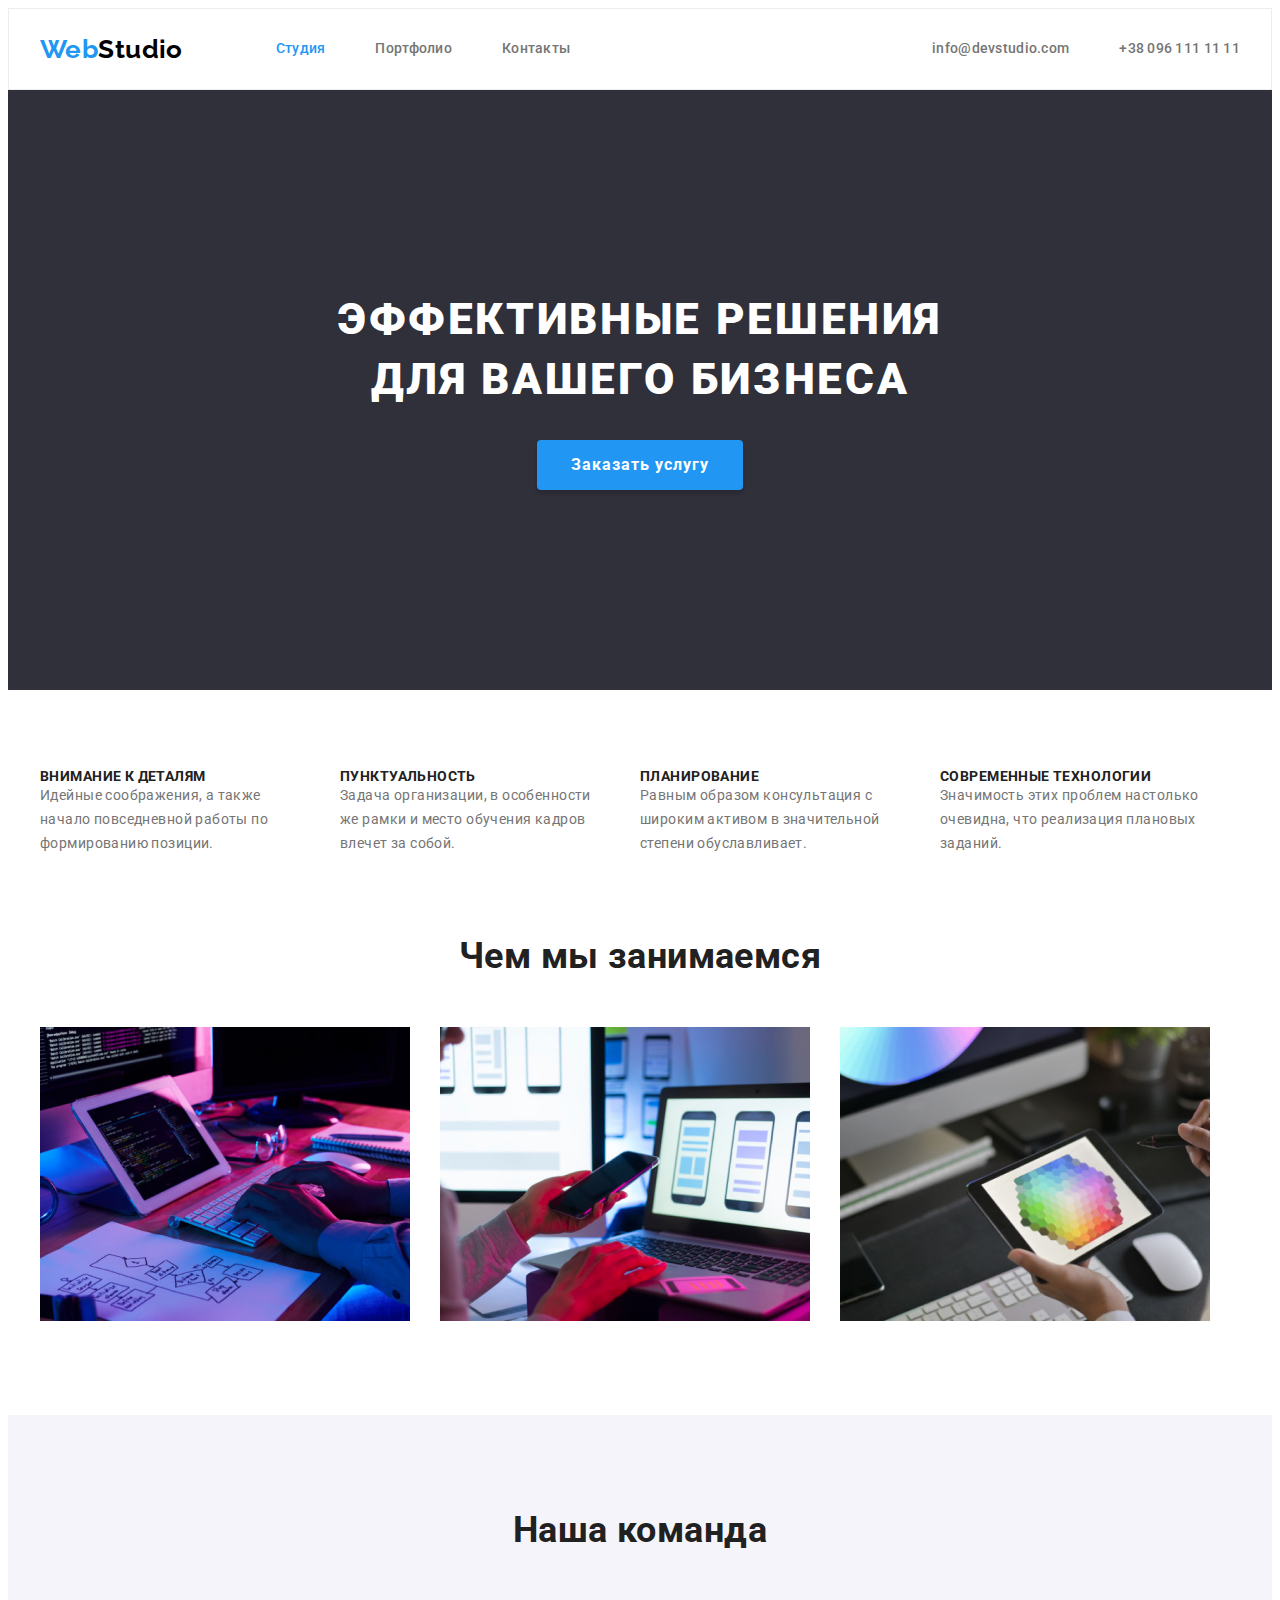
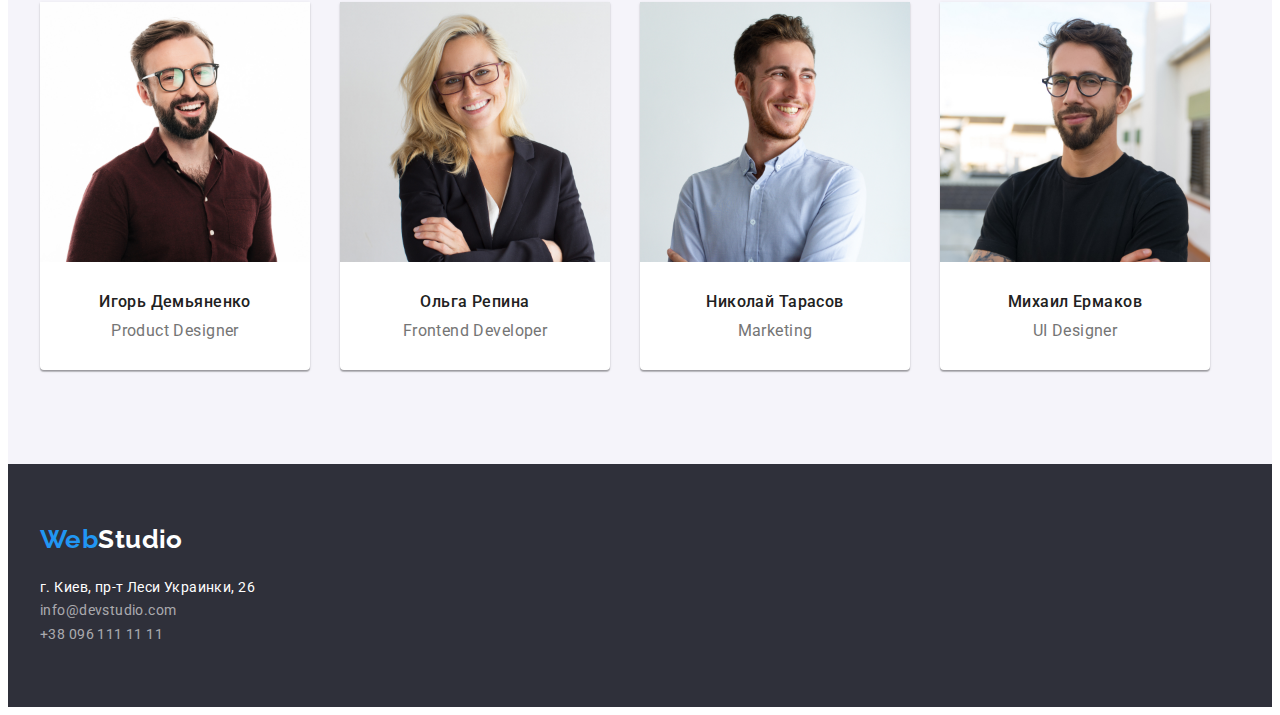
<file: index.html>
<!DOCTYPE html>
<html lang="ru">
  <head>
    <meta charset="UTF-8" />
    <meta http-equiv="X-UA-Compatible" content="IE=edge" />
    <meta name="viewport" content="width=device-width, initial-scale=1.0" />
    <link rel="preconnect" href="https://fonts.gstatic.com" />
    <link
      href="https://fonts.googleapis.com/css2?family=Raleway:wght@700&family=Roboto:wght@400;500;700;900&display=swap"
      rel="stylesheet"
    />
    <link rel="stylesheet" href="./css/styles.css" />
    <link
      rel="stylesheet"
      href="https://cdnjs.cloudflare.com/ajax/libs/modern-normalize/0.2.0/modern-normalize.min.css"
      integrity="sha512-sqIVMkf5f8XGYI/UZYGs7wODxlUeoj9JknataPfUwtvrSKWMHrMXGZ7Evb6nabFYJQG15vFFyALe6r0nWCD1Ug=="
      crossorigin="anonymous"
    />
    <title>Студия</title>
  </head>
  <body>
    <!--Header-->
    <header class="header">
      <div class="container">
        <nav class="navigation">
          <a href="./index.html" class="logo"
            ><span class="logo-web">Web</span>Studio</a
          >
          <ul class="list nav-links">
            <li class="item">
              <a href="./index.html" class="nav-link current-page">Студия</a>
            </li>
            <li class="item">
              <a href="./portfolio.html" class="nav-link">Портфолио</a>
            </li>
            <li class="item">
              <a href="#" class="nav-link">Контакты</a>
            </li>
          </ul>
        </nav>
        <ul class="list header-contacts">
          <li class="item">
            <a href="mailto:info@devstudio.com" class="header-contact"
              >info@devstudio.com</a
            >
          </li>
          <li class="item">
            <a href="tel:+380961111111" class="header-contact"
              >+38 096 111 11 11</a
            >
          </li>
        </ul>
      </div>
    </header>
    <main>
      <!--Hero-->
      <section class="section hero">
        <h1 class="hero-title">ЭФФЕКТИВНЫЕ РЕШЕНИЯ ДЛЯ ВАШЕГО БИЗНЕСА</h1>
        <button type="button" value="Заказать услугу" class="hero-button">
          Заказать услугу
        </button>
      </section>
      <!--feature-->
      <section class="section feature">
        <div class="container">
          <h2 hidden>Наши преимущества</h2>
          <ul class="feature list">
            <li>
              <h3 class="feature-title">Внимание к деталям</h3>
              <p>
                Идейные соображения, а также начало повседневной работы по
                формированию позиции.
              </p>
            </li>
            <li>
              <h3 class="feature-title">Пунктуальность</h3>
              <p>
                Задача организации, в особенности же рамки и место обучения
                кадров влечет за собой.
              </p>
            </li>
            <li>
              <h3 class="feature-title">Планирование</h3>
              <p>
                Равным образом консультация с широким активом в значительной
                степени обуславливает.
              </p>
            </li>
            <li>
              <h3 class="feature-title">Современные технологии</h3>
              <p>
                Значимость этих проблем настолько очевидна, что реализация
                плановых заданий.
              </p>
            </li>
          </ul>
        </div>
      </section>
      <!--Our work-->
      <section class="section our-work">
        <div class="container">
          <h2 class="section-title">Чем мы занимаемся</h2>
          <ul class="our-work-list list">
            <li>
              <img src="./images/box1.jpg" alt="Пишем код" width="370" />
            </li>
            <li>
              <img
                src="./images/box2.jpg"
                alt="Разрабатываем мобильные приложения"
                width="370"
              />
            </li>
            <li>
              <img
                src="./images/box3.jpg"
                alt="Разрабатываем дизайн"
                width="370"
              />
            </li>
          </ul>
        </div>
      </section>
      <!--Our team-->
      <section class="section our-team">
        <div class="container">
          <h2 class="section-title">Наша команда</h2>
          <ul class="team-list list">
            <li>
              <img
                src="./images/photo1.jpg"
                alt="Фото Игоря Демьяненко"
                width="270"
              />
              <div class="member-description">
                <h3 class="team-member">Игорь Демьяненко</h3>
                <p class="team-position">Product Designer</p>
              </div>
            </li>
            <li>
              <img
                src="./images/photo2.jpg"
                alt="Фото Ольги Репиной"
                width="270"
              />
              <div class="member-description">
                <h3 class="team-member">Ольга Репина</h3>
                <p class="team-position">Frontend Developer</p>
              </div>
            </li>
            <li>
              <img
                src="./images/photo3.jpg"
                alt="Фото Николая Тарасова"
                width="270"
              />
              <div class="member-description">
                <h3 class="team-member">Николай Тарасов</h3>
                <p class="team-position">Marketing</p>
              </div>
            </li>
            <li>
              <img
                src="./images/photo4.jpg"
                alt="Фото Михаила Ермакова"
                width="270"
              />
              <div class="member-description">
                <h3 class="team-member">Михаил Ермаков</h3>
                <p class="team-position">UI Designer</p>
              </div>
            </li>
          </ul>
        </div>
      </section>
    </main>
    <!--Footer-->
    <footer class="footer">
      <div class="container">
        <a href="#" class="logo"> <span class="logo-web">Web</span>Studio</a>
        <address class="address">
          г. Киев, пр-т Леси Украинки, 26<br />
          <a href="mailto:info@devstudio.com" class="footer-contacts"
            >info@devstudio.com</a
          ><br />
          <a href="tel:+380961111111" class="footer-contacts"
            >+38 096 111 11 11</a
          >
        </address>
      </div>
    </footer>
  </body>
</html>
</file>
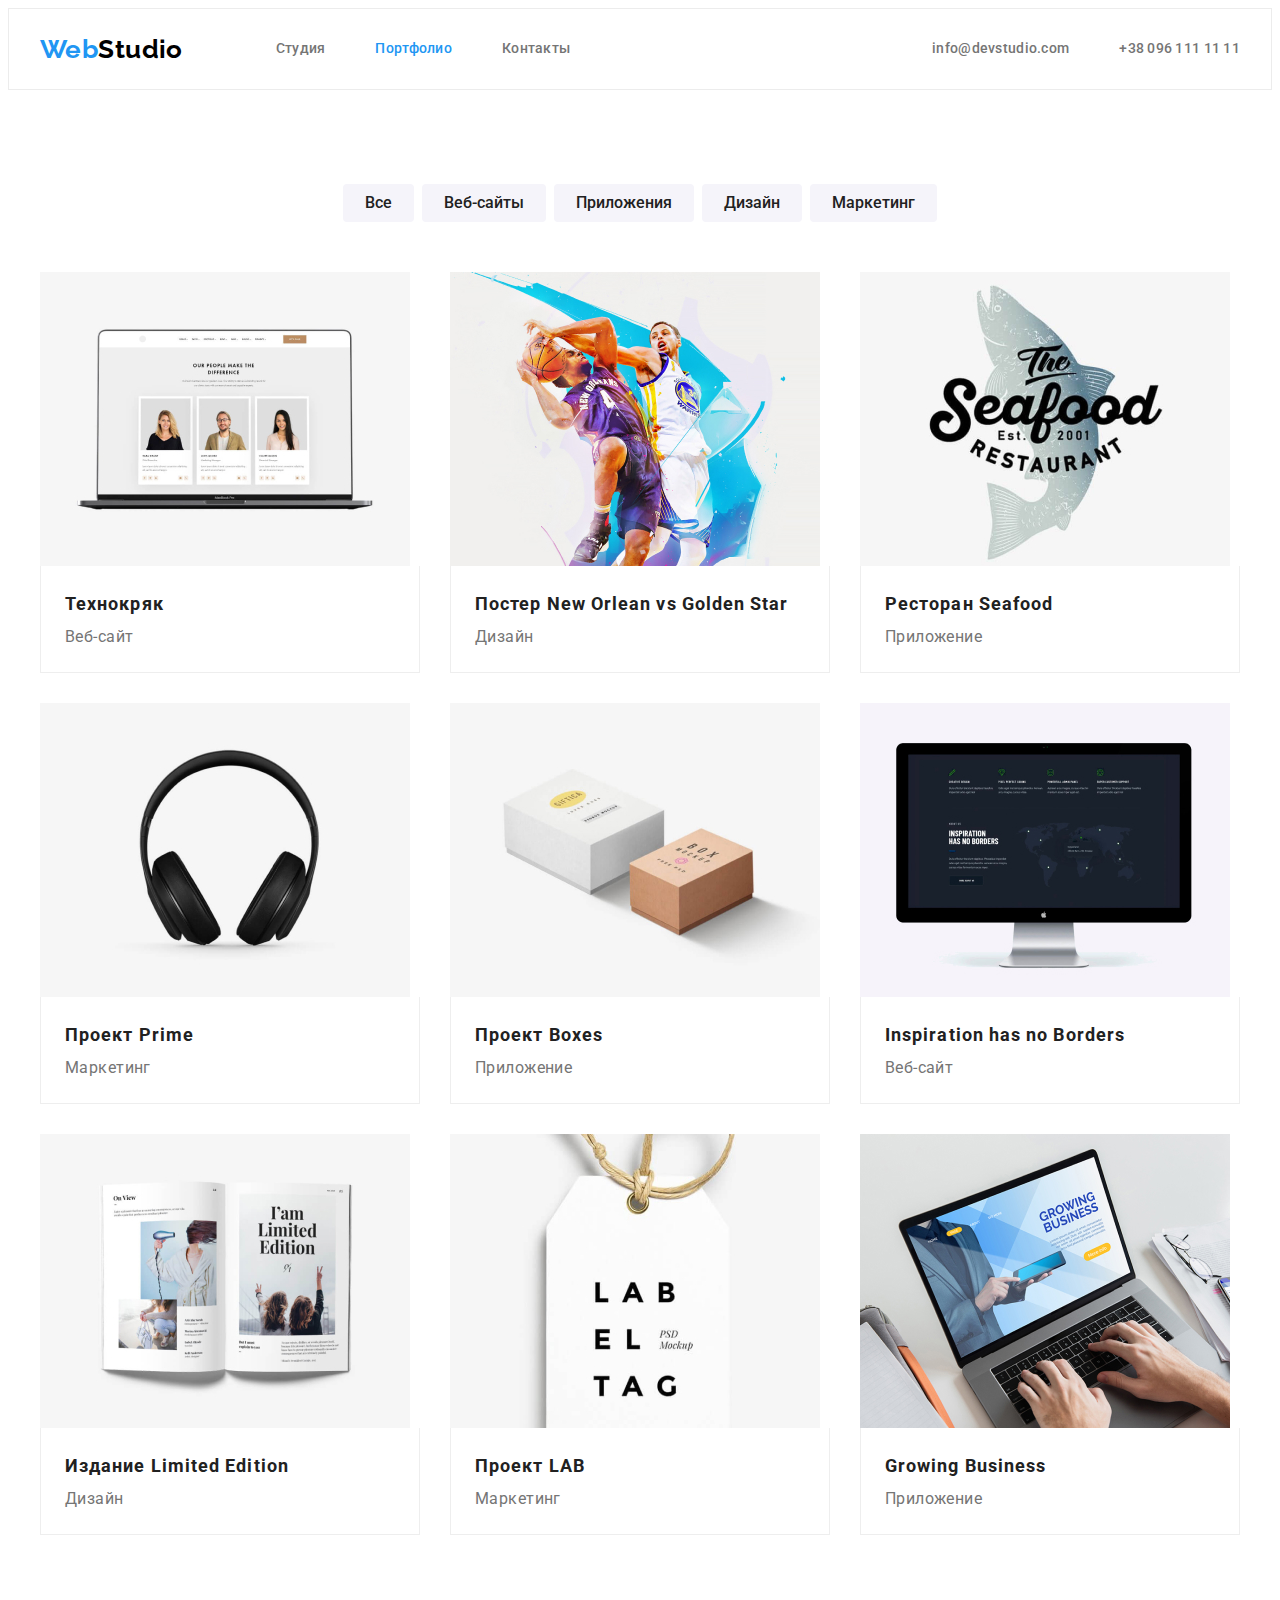
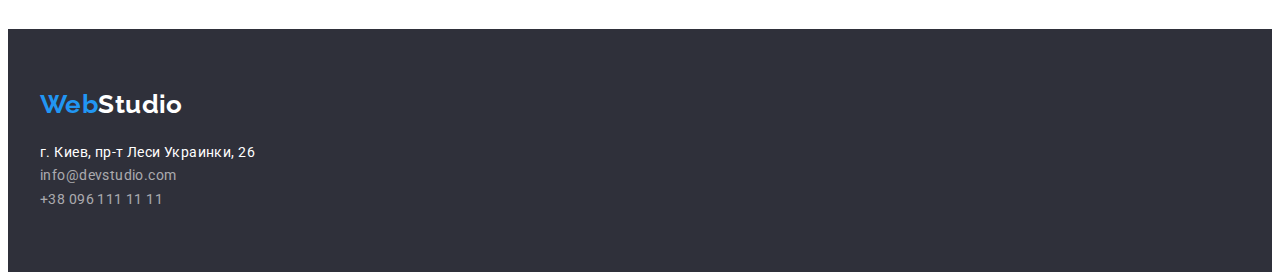
<file: portfolio.html>
<!DOCTYPE html>
<html lang="ru">
  <head>
    <meta charset="UTF-8" />
    <meta http-equiv="X-UA-Compatible" content="IE=edge" />
    <meta name="viewport" content="width=device-width, initial-scale=1.0" />
    <link rel="preconnect" href="https://fonts.gstatic.com" />
    <link
      href="https://fonts.googleapis.com/css2?family=Raleway:wght@700&family=Roboto:wght@400;500;700;900&display=swap"
      rel="stylesheet"
    />
    <link rel="stylesheet" href="./css/styles.css" />
    <link
      rel="stylesheet"
      href="https://cdnjs.cloudflare.com/ajax/libs/modern-normalize/0.2.0/modern-normalize.min.css"
      integrity="sha512-sqIVMkf5f8XGYI/UZYGs7wODxlUeoj9JknataPfUwtvrSKWMHrMXGZ7Evb6nabFYJQG15vFFyALe6r0nWCD1Ug=="
      crossorigin="anonymous"
    />
    <title>Портфолио</title>
  </head>
  <body>
    <!--Header-->
    <header class="header">
      <div class="container">
        <nav class="navigation">
          <a href="./index.html" class="logo"
            ><span class="logo-web">Web</span>Studio</a
          >
          <ul class="list nav-links">
            <li class="item">
              <a href="./index.html" class="nav-link">Студия</a>
            </li>
            <li class="item">
              <a href="./portfolio.html" class="nav-link current-page"
                >Портфолио</a
              >
            </li>
            <li class="item">
              <a href="#" class="nav-link">Контакты</a>
            </li>
          </ul>
        </nav>
        <ul class="list header-contacts">
          <li class="item">
            <a href="mailto:info@devstudio.com" class="header-contact"
              >info@devstudio.com</a
            >
          </li>
          <li class="item">
            <a href="tel:+380961111111" class="header-contact"
              >+38 096 111 11 11</a
            >
          </li>
        </ul>
      </div>
    </header>
    <main>
      <!-- Our portfolio -->
      <section class="section">
        <div class="container">
          <h1 hidden>Наше портфолио</h1>
          <h2 hidden>Work filter</h2>
          <ul class="work-filter list">
            <li class="item">
              <button type="button" class="filter-button">Все</button>
            </li>
            <li class="item">
              <button type="button" class="filter-button">Веб-сайты</button>
            </li>
            <li class="item">
              <button type="button" class="filter-button">Приложения</button>
            </li>
            <li class="item">
              <button type="button" class="filter-button">Дизайн</button>
            </li>
            <li class="item">
              <button type="button" class="filter-button">Маркетинг</button>
            </li>
          </ul>
          <h2 hidden>Work list</h2>
          <ul class="work-list list">
            <li class="item">
              <img src="./images/portfolio/work1.jpg" alt="Ноутбук с
              изображением лендинга" width: 370px; />
              <div class="work-list-content">
                <h3 class="work-name">Технокряк</h3>
                <p class="work-type">Веб-сайт</p>
              </div>
            </li>
            <li class="item">
              <img src="./images/portfolio/work2.jpg" alt="Два баскетболиста"
              width: 370px; />
              <div class="work-list-content">
                <h3 class="work-name">Постер New Orlean vs Golden Star</h3>
                <p class="work-type">Дизайн</p>
              </div>
            </li>
            <li class="item">
              <img src="./images/portfolio/work3.jpg" alt="Логотип Seafood"
              width: 370px; />
              <div class="work-list-content">
                <h3 class="work-name">Ресторан Seafood</h3>
                <p class="work-type">Приложение</p>
              </div>
            </li>
            <li class="item">
              <img src="./images/portfolio/work4.jpg" alt="Наушники" width:
              370px; />
              <div class="work-list-content">
                <h3 class="work-name">Проект Prime</h3>
                <p class="work-type">Маркетинг</p>
              </div>
            </li>
            <li class="item">
              <img src="./images/portfolio/work5.jpg" alt="Коробки" width:
              370px; />
              <div class="work-list-content">
                <h3 class="work-name">Проект Boxes</h3>
                <p class="work-type">Приложение</p>
              </div>
            </li>
            <li class="item">
              <img src="./images/portfolio/work6.jpg" alt="Монитор" width:
              370px; />
              <div class="work-list-content">
                <h3 class="work-name">Inspiration has no Borders</h3>
                <p class="work-type">Веб-сайт</p>
              </div>
            </li>
            <li class="item">
              <img src="./images/portfolio/work7.jpg" alt="Книга" />
              <div class="work-list-content">
                <h3 class="work-name">Издание Limited Edition</h3>
                <p class="work-type">Дизайн</p>
              </div>
            </li>
            <li class="item">
              <img src="./images/portfolio/work8.jpg" alt="Бирка LAB" width:
              370px; />
              <div class="work-list-content">
                <h3 class="work-name">Проект LAB</h3>
                <p class="work-type">Маркетинг</p>
              </div>
            </li>
            <li class="item">
              <img src="./images/portfolio/work9.jpg" alt="Работа за ноутбуком"
              width: 370px; />
              <div class="work-list-content">
                <h3 class="work-name">Growing Business</h3>
                <p class="work-type">Приложение</p>
              </div>
            </li>
          </ul>
        </div>
      </section>
    </main>
    <!--Footer-->
    <footer class="footer">
      <div class="container">
        <a href="#" class="logo"> <span class="logo-web">Web</span>Studio</a>
        <address class="address">
          г. Киев, пр-т Леси Украинки, 26<br />
          <a href="mailto:info@devstudio.com" class="footer-contacts"
            >info@devstudio.com</a
          ><br />
          <a href="tel:+380961111111" class="footer-contacts"
            >+38 096 111 11 11</a
          >
        </address>
      </div>
    </footer>
  </body>
</html>
</file>
<file: css/styles.css>
:root {
  --text-color: #757575;
  --accent: #2196f3;
  --heading-color: #212121;
  --white-color: #ffffff;
  --black-color: #000000;
  --background-dark: #2f303a;
  --background-grey: #f5f4fa;
}

body {
  font-family: "Roboto", sans-serif;
  font-style: normal;
  font-weight: normal;
  font-size: 14px;
  line-height: 1.71;
  letter-spacing: 0.03em;
  color: var(--text-color);
}

a {
  text-decoration: none;
}

li {
  list-style: none;
}

img {
  display: block;
  max-width: 100%;
  height: auto;
}

button {
  font-family: inherit;
  cursor: pointer;
  background-color: inherit;
  border: none;
}

h1,
h2,
h3,
h4,
h5,
h6,
p {
  margin-top: 0;
  margin-bottom: 0;
}

/* components */

.container {
  width: 1200px;
  padding-left: 15px;
  padding-right: 15px;
  margin-left: auto;
  margin-right: auto;
}

.list {
  list-style: none;
  padding-left: 0;
  margin: 0;
}

.logo {
  font-family: Raleway, sans-serif;
  font-style: normal;
  font-weight: bold;
  font-size: 26px;
  line-height: 1.19;
}

.logo-web {
  color: var(--accent);
}

.header .logo {
  color: var(--black-color);
}

.footer .logo {
  color: var(--white-color);
}

.section {
  padding-top: 94px;
  padding-bottom: 94px;
}

/* header */

.header {
  border: 1px solid #ececec;
}

.header .container,
.navigation,
.nav-links,
.header-contacts {
  display: flex;
  align-items: center;
}

.logo {
  margin-right: 93px;
}
.nav-links .item:not(:last-child) {
  margin-right: 50px;
}

.header-contacts {
  margin-left: auto;
}

.header-contacts .item + .item {
  margin-left: 50px;
}

.nav-link,
.header-contact {
  display: block;
  padding-top: 32px;
  padding-bottom: 32px;

  font-weight: 500;
  line-height: 1.14;
  letter-spacing: 0.02em;

  color: var(--text-color);
}

.nav-link:hover,
.nav-link:focus,
.header-contact:hover,
.header-contact:focus,
.footer-contacts:hover,
.footer-contacts:focus {
  color: var(--accent);
}

.current-page {
  color: var(--accent);
  font-weight: 500;
}

/* hero */

.hero {
  padding-top: 200px;
  padding-bottom: 200px;
  background-color: var(--background-dark);
}

.hero-title {
  max-width: 696px;
  margin-left: auto;
  margin-right: auto;
  margin-top: 0;
  margin-bottom: 30px;

  font-weight: 900;
  font-size: 44px;
  line-height: 1.36;
  text-align: center;
  letter-spacing: 0.06em;
  text-transform: uppercase;
  color: var(--white-color);
}

.hero-button {
  margin-left: auto;
  margin-right: auto;
  padding: 10px 34px;

  font-weight: bold;
  font-size: 16px;
  line-height: 1.87;
  display: flex;
  align-items: center;
  text-align: center;
  letter-spacing: 0.06em;
  cursor: pointer;
  border: 0;
  color: var(--white-color);
  background-color: var(--accent);
  box-shadow: 0px 4px 4px rgba(0, 0, 0, 0.15);
  border-radius: 4px;
}

/* feature */

.feature {
  display: flex;
  margin: -15px;
}

.feature li {
  width: 270px;
  margin: 15px;
}

.feature-title {
  font-size: 14px;
  line-height: 1.14;
  text-transform: uppercase;
  color: var(--heading-color);
}

/* Our work */

.our-work {
  padding-top: 0;
}

.our-work-list {
  display: flex;
  margin: -15px;
}

.our-work-list li {
  margin: 15px;
}

.section-title {
  margin-bottom: 50px;
  font-size: 36px;
  line-height: 1.17;
  text-align: center;
  color: var(--heading-color);
}

/* Our team */

.our-team {
  background-color: var(--background-grey);
}

.member-description {
  padding: 30px;
}

.team-list {
  display: flex;
  margin: -15px;
}

.team-list li {
  max-width: 270px;
  margin: 15px;
  background-color: var(--white-color);
  box-shadow: 0px 1px 3px rgba(0, 0, 0, 0.12), 0px 1px 1px rgba(0, 0, 0, 0.14),
    0px 2px 1px rgba(0, 0, 0, 0.2);
  border-radius: 0px 0px 4px 4px;
}

.team-member {
  margin-bottom: 10px;
  font-weight: 500;
  font-size: 16px;
  line-height: 1.19;
  text-align: center;
  color: var(--heading-color);
}

.team-position {
  font-size: 16px;
  line-height: 1.19;
  text-align: center;
}

/* Footer */

.footer {
  padding-top: 60px;
  padding-bottom: 60px;
  background-color: var(--background-dark);
}

.footer .logo {
  color: var(--white-color);
}

.address {
  margin-top: 20px;

  font-style: normal;
  color: var(--white-color);
}

.footer-contacts {
  margin-top: 9px;

  color: rgba(255, 255, 255, 0.6);
}

/* Work filter */

.work-filter {
  display: flex;
  justify-content: center;
  margin-bottom: 50px;
}

.work-filter .item + .item {
  margin-left: 8px;
}

.filter-button {
  padding: 6px 22px;
  font-weight: 500;
  font-size: 16px;
  line-height: 1.62;
  text-align: center;
  cursor: pointer;
  border: 0;
  border-radius: 4px;
  color: var(--heading-color);
  background-color: var(--background-grey);
}

.filter-button:hover,
.filter-button:focus {
  color: var(--white-color);
  background-color: var(--accent);
  box-shadow: 0px 3px 1px rgba(0, 0, 0, 0.1), 0px 1px 2px rgba(0, 0, 0, 0.08),
    0px 2px 2px rgba(0, 0, 0, 0.12);
}

/* Work list */

.work-list {
  display: flex;
  flex-wrap: wrap;
  margin: -15px;
}

.work-list .item {
  margin: 15px;
  flex-basis: calc(100% / 3 - 30px);
  box-sizing: border-box;
}

.work-list-content {
  padding: 20px 24px;
  border: 1px solid #eeeeee;
  border-top: none;
}

.work-name {
  margin-bottom: 4px;
  margin-bottom: 0;
  font-size: 18px;
  line-height: 2;
  letter-spacing: 0.06em;
  color: var(--heading-color);
}

.work-type {
  margin-bottom: 0;
  font-size: 16px;
  line-height: 1.87;
}
</file>
